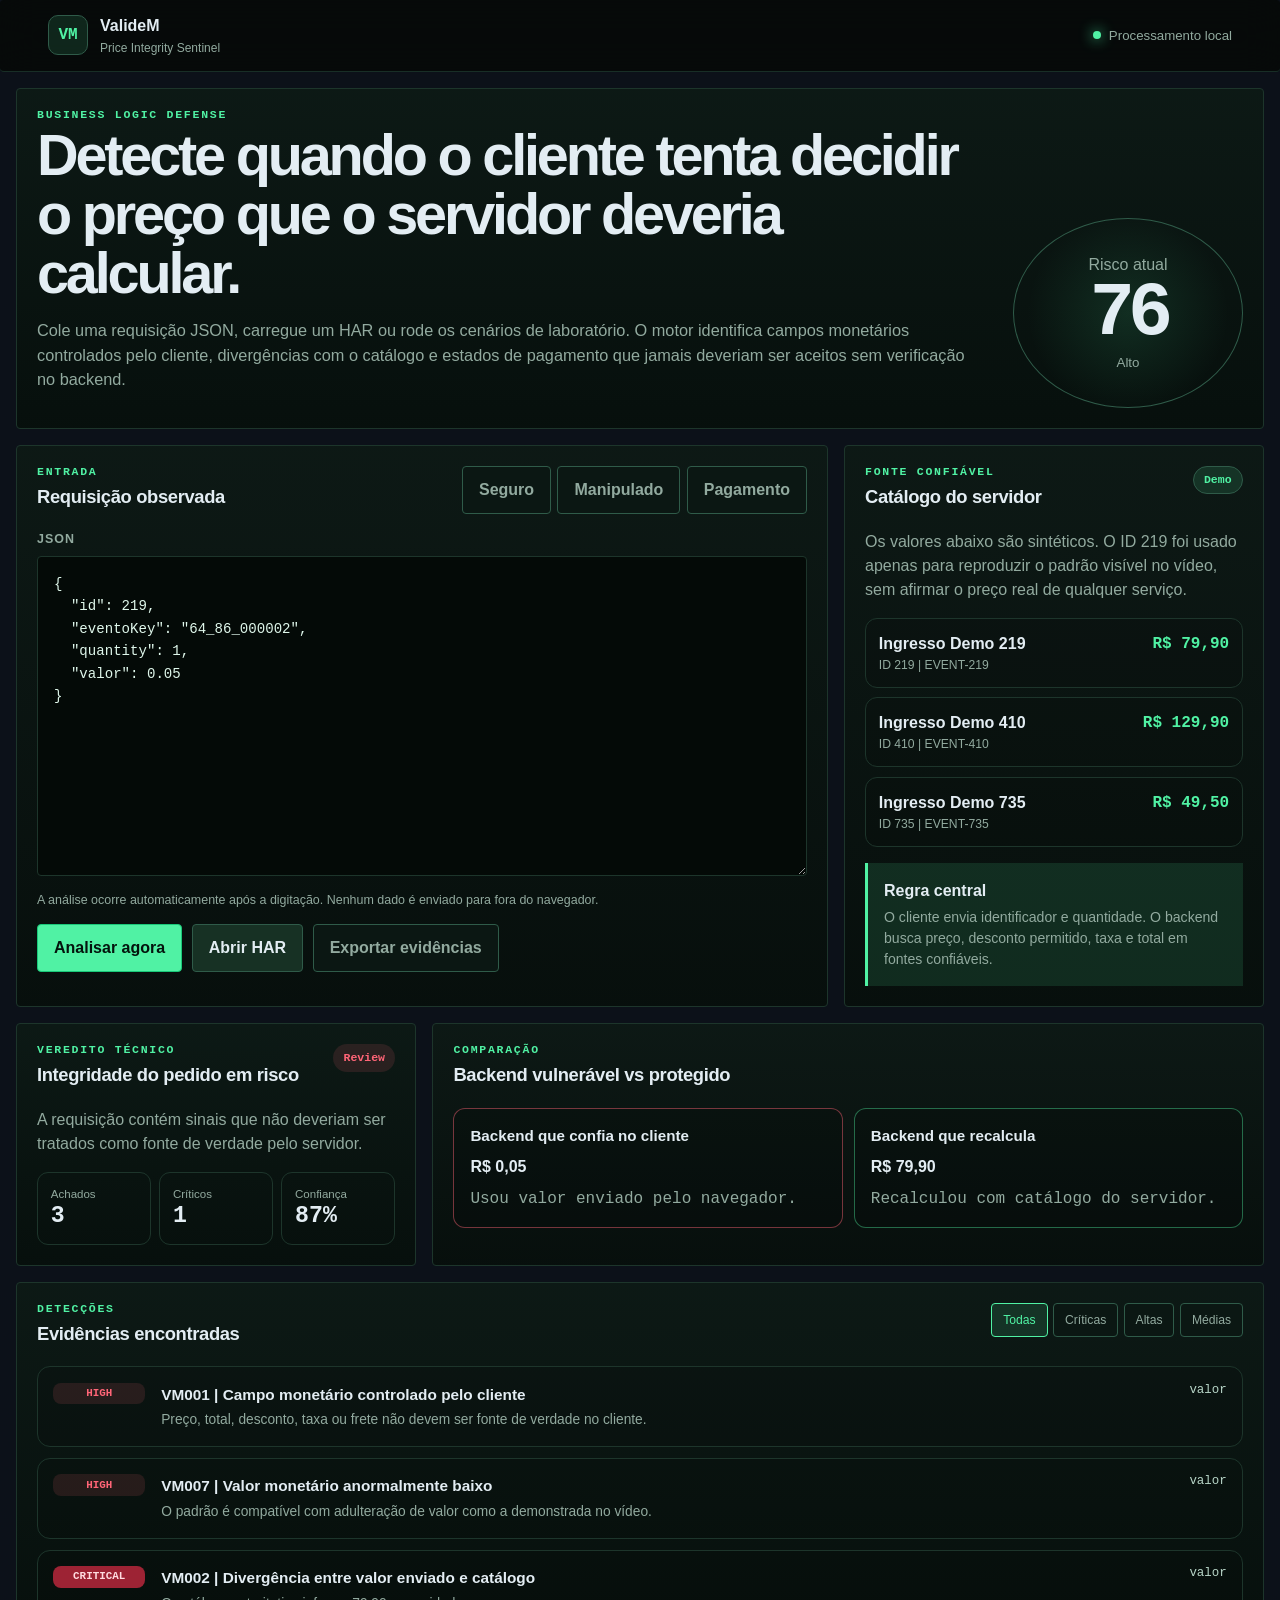
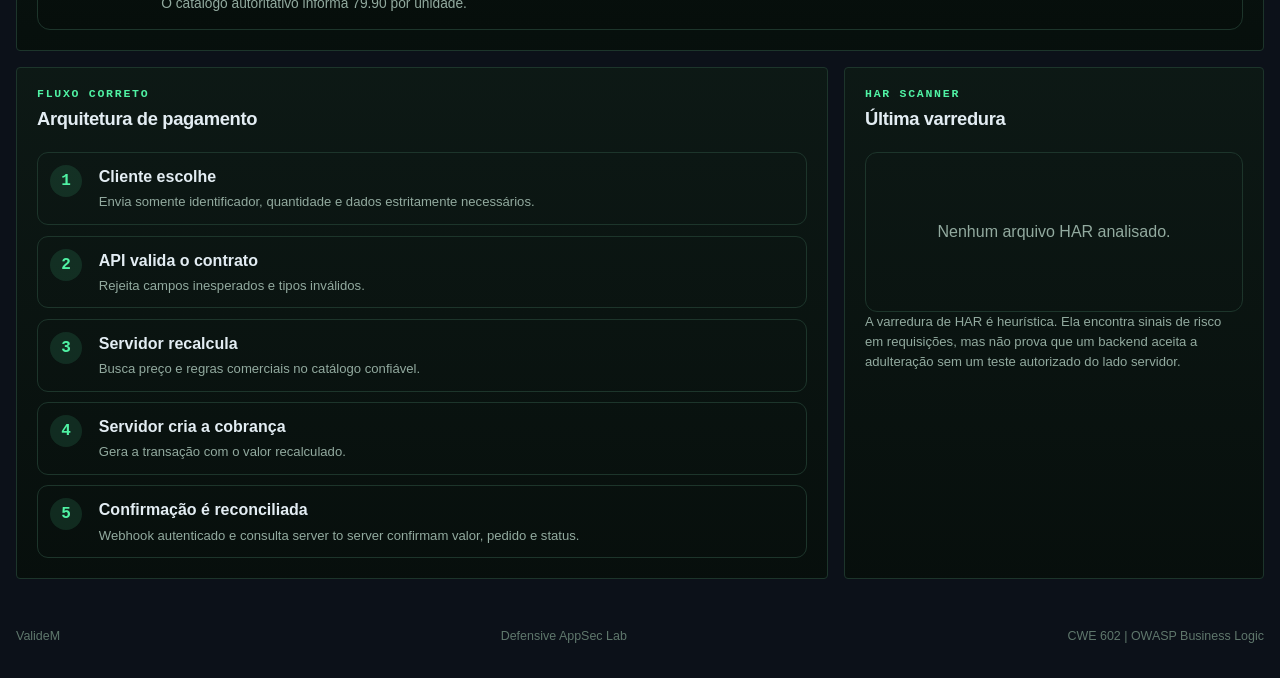
<file: index.html>
<!doctype html>
<html lang="pt-BR">
<head>
  <meta charset="utf-8">
  <meta http-equiv="Content-Security-Policy" content="default-src 'self'; script-src 'self'; style-src 'self'; font-src 'self'; img-src 'self' data: blob:; connect-src 'self'; worker-src 'self' blob:; media-src 'self' blob:; object-src 'none'; base-uri 'none'; form-action 'self'">
  <meta name="viewport" content="width=device-width, initial-scale=1">
  <meta name="description" content="ValideM identifica sinais de manipulação de preço e confiança indevida em dados enviados pelo cliente.">
  <meta name="theme-color" content="#07110f">
  <link rel="icon" href="assets/favicon.svg" type="image/svg+xml">
  <link rel="manifest" href="manifest.webmanifest">
  <link rel="stylesheet" href="assets/css/tokens.css">
  <link rel="stylesheet" href="assets/css/base.css">
  <link rel="stylesheet" href="assets/css/layout.css">
  <link rel="stylesheet" href="assets/css/components.css">
  <link rel="stylesheet" href="assets/css/responsive.css">
  <title>ValideM | Price Integrity Sentinel</title>
  <meta property="og:type" content="website">
  <meta property="og:title" content="ValideM | Price Integrity Sentinel">
  <meta property="og:description" content="Application-security lab for detecting client-controlled price manipulation and unsafe trust boundaries.">
  <meta name="twitter:card" content="summary">
  <meta name="twitter:title" content="ValideM | Price Integrity Sentinel">
  <meta name="twitter:description" content="Application-security lab for detecting client-controlled price manipulation and unsafe trust boundaries.">
  <link rel="stylesheet" href="security-shell.css">
  <meta name="referrer" content="strict-origin-when-cross-origin">
</head>
<body>
  <header class="topbar">
    <div class="brand">
      <span class="brand-mark" aria-hidden="true">VM</span>
      <div><strong>ValideM</strong><span>Price Integrity Sentinel</span></div>
    </div>
    <div class="topbar-status"><span class="status-dot" aria-hidden="true"></span><span>Processamento local</span></div>
  </header>
  <main class="shell">
    <section class="hero panel">
      <div>
        <p class="eyebrow">Business Logic Defense</p>
        <h1>Detecte quando o cliente tenta decidir o preço que o servidor deveria calcular.</h1>
        <p class="hero-copy">Cole uma requisição JSON, carregue um HAR ou rode os cenários de laboratório. O motor identifica campos monetários controlados pelo cliente, divergências com o catálogo e estados de pagamento que jamais deveriam ser aceitos sem verificação no backend.</p>
      </div>
      <div class="hero-score" aria-label="Resumo do último diagnóstico">
        <span>Risco atual</span><strong id="riskScore">0</strong><small id="riskLabel">Aguardando análise</small>
      </div>
    </section>

    <section class="grid two-columns">
      <article class="panel workspace">
        <div class="panel-head">
          <div><p class="eyebrow">Entrada</p><h2>Requisição observada</h2></div>
          <div class="actions compact">
            <button id="presetSafe" class="button ghost" type="button">Seguro</button>
            <button id="presetTampered" class="button ghost" type="button">Manipulado</button>
            <button id="presetPayment" class="button ghost" type="button">Pagamento</button>
          </div>
        </div>
        <label class="field-label" for="requestInput">JSON</label>
        <textarea id="requestInput" spellcheck="false" autocomplete="off" aria-describedby="requestHelp"></textarea>
        <div id="requestHelp" class="field-help">A análise ocorre automaticamente após a digitação. Nenhum dado é enviado para fora do navegador.</div>
        <div class="actions">
          <button id="analyzeButton" class="button primary" type="button">Analisar agora</button>
          <label class="button secondary file-button" for="harInput">Abrir HAR</label>
          <input id="harInput" class="visually-hidden" type="file" accept=".har,application/json">
          <button id="downloadButton" class="button ghost" type="button">Exportar evidências</button>
        </div>
      </article>

      <aside class="panel catalog-panel">
        <div class="panel-head">
          <div><p class="eyebrow">Fonte confiável</p><h2>Catálogo do servidor</h2></div><span class="chip">Demo</span>
        </div>
        <p class="muted">Os valores abaixo são sintéticos. O ID 219 foi usado apenas para reproduzir o padrão visível no vídeo, sem afirmar o preço real de qualquer serviço.</p>
        <div id="catalogList" class="catalog-list"></div>
        <div class="server-rule"><strong>Regra central</strong><p>O cliente envia identificador e quantidade. O backend busca preço, desconto permitido, taxa e total em fontes confiáveis.</p></div>
      </aside>
    </section>

    <section class="grid result-grid">
      <article class="panel verdict-card">
        <div class="panel-head">
          <div><p class="eyebrow">Veredito técnico</p><h2 id="verdictTitle">Sem análise</h2></div>
          <span id="verdictBadge" class="badge neutral">Idle</span>
        </div>
        <p id="verdictSummary" class="muted">Use um preset ou cole uma requisição.</p>
        <div class="metrics">
          <div><span>Achados</span><strong id="findingCount">0</strong></div>
          <div><span>Críticos</span><strong id="criticalCount">0</strong></div>
          <div><span>Confiança</span><strong id="confidenceValue">0%</strong></div>
        </div>
      </article>
      <article class="panel">
        <div class="panel-head"><div><p class="eyebrow">Comparação</p><h2>Backend vulnerável vs protegido</h2></div></div>
        <div id="simulationResult" class="simulation-grid"></div>
      </article>
    </section>

    <section class="panel">
      <div class="panel-head">
        <div><p class="eyebrow">Detecções</p><h2>Evidências encontradas</h2></div>
        <div class="filter-row" role="group" aria-label="Filtro de severidade">
          <button class="filter active" data-filter="all" type="button">Todas</button>
          <button class="filter" data-filter="critical" type="button">Críticas</button>
          <button class="filter" data-filter="high" type="button">Altas</button>
          <button class="filter" data-filter="medium" type="button">Médias</button>
        </div>
      </div>
      <div id="findings" class="findings" aria-live="polite"></div>
    </section>

    <section class="grid two-columns">
      <article class="panel">
        <div class="panel-head"><div><p class="eyebrow">Fluxo correto</p><h2>Arquitetura de pagamento</h2></div></div>
        <ol class="flow-list">
          <li><span>1</span><div><strong>Cliente escolhe</strong><p>Envia somente identificador, quantidade e dados estritamente necessários.</p></div></li>
          <li><span>2</span><div><strong>API valida o contrato</strong><p>Rejeita campos inesperados e tipos inválidos.</p></div></li>
          <li><span>3</span><div><strong>Servidor recalcula</strong><p>Busca preço e regras comerciais no catálogo confiável.</p></div></li>
          <li><span>4</span><div><strong>Servidor cria a cobrança</strong><p>Gera a transação com o valor recalculado.</p></div></li>
          <li><span>5</span><div><strong>Confirmação é reconciliada</strong><p>Webhook autenticado e consulta server to server confirmam valor, pedido e status.</p></div></li>
        </ol>
      </article>
      <article class="panel">
        <div class="panel-head"><div><p class="eyebrow">HAR Scanner</p><h2>Última varredura</h2></div></div>
        <div id="harSummary" class="har-summary empty">Nenhum arquivo HAR analisado.</div>
        <p class="muted footnote">A varredura de HAR é heurística. Ela encontra sinais de risco em requisições, mas não prova que um backend aceita a adulteração sem um teste autorizado do lado servidor.</p>
      </article>
    </section>
  </main>
  <footer class="footer"><span>ValideM</span><span>Defensive AppSec Lab</span><span>CWE 602 | OWASP Business Logic</span></footer>
  <script type="module" src="assets/js/app.js"></script>
</body>
</html>
</file>
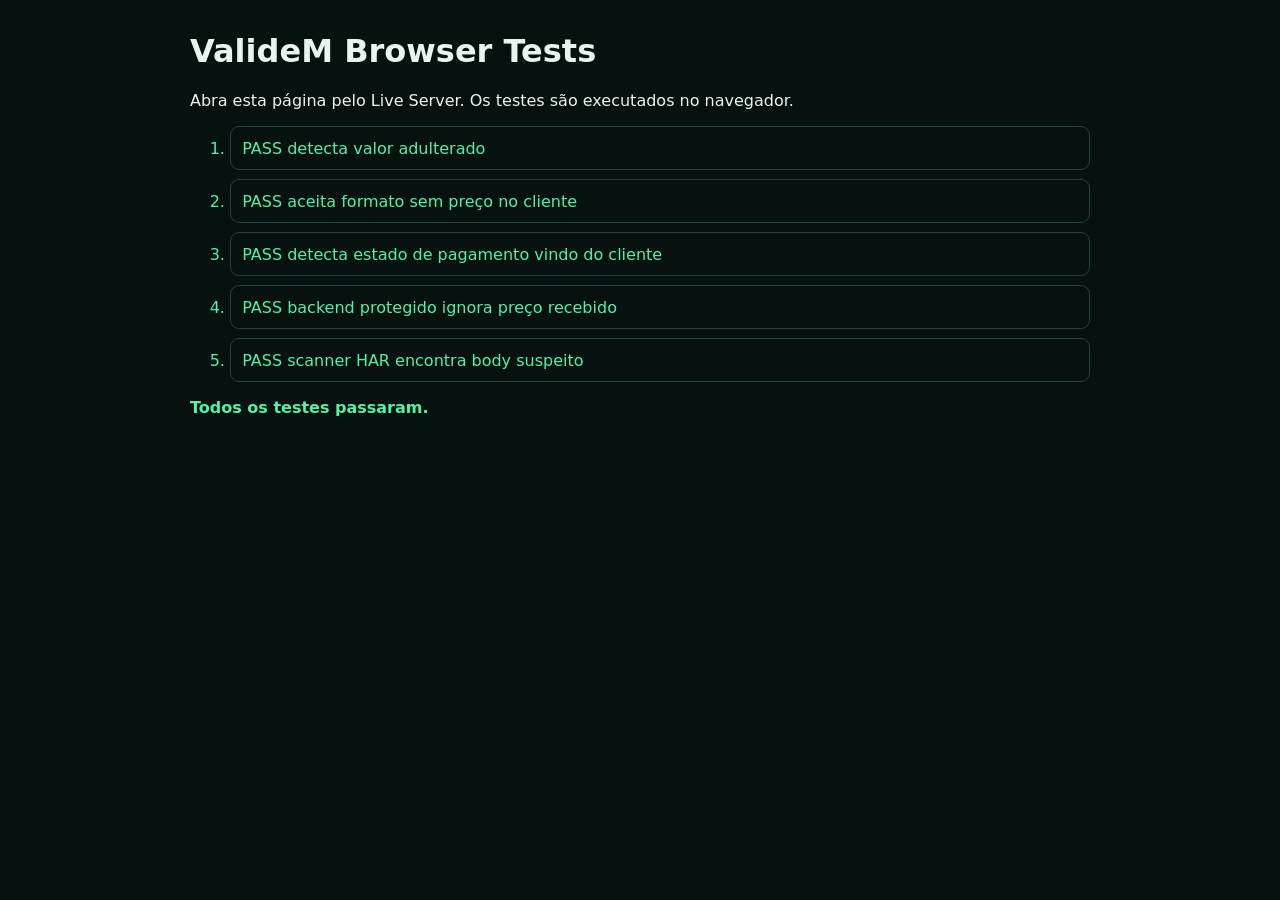
<file: tests/index.html>
<!doctype html>
<html lang="pt-BR">
<head>
  <meta charset="utf-8">
  <meta name="viewport" content="width=device-width, initial-scale=1">
  <title>ValideM Browser Tests</title>
  <style>
    body { margin: 2rem; background: #07110f; color: #e8f5ef; font: 16px system-ui; }
    main { max-width: 900px; margin: auto; }
    li { margin: .6rem 0; padding: .7rem; border: 1px solid #234437; border-radius: 9px; }
    .pass { color: #50f2a4; } .fail { color: #ff6577; }
    code { color: #a9cabb; }
  </style>
</head>
<body>
  <main>
    <h1>ValideM Browser Tests</h1>
    <p>Abra esta página pelo Live Server. Os testes são executados no navegador.</p>
    <ol id="results"></ol>
  </main>
  <script type="module" src="tests.js"></script>
</body>
</html>
</file>
<file: assets/css/tokens.css>
:root {
  color-scheme: dark;
  --bg: #050907;
  --surface: #09120f;
  --surface-2: #0d1915;
  --surface-3: #11211b;
  --line: #1d352b;
  --line-strong: #2f5b49;
  --text: #e8f5ef;
  --muted: #92aa9f;
  --accent: #50f2a4;
  --accent-strong: #19c879;
  --accent-soft: rgba(80, 242, 164, .12);
  --danger: #ff6577;
  --danger-soft: rgba(255, 101, 119, .12);
  --warning: #ffcc66;
  --warning-soft: rgba(255, 204, 102, .12);
  --info: #75bfff;
  --info-soft: rgba(117, 191, 255, .12);
  --shadow: 0 24px 70px rgba(0, 0, 0, .3);
  --radius: 18px;
  --radius-sm: 11px;
  --font-ui: Inter, ui-sans-serif, system-ui, -apple-system, BlinkMacSystemFont, "Segoe UI", sans-serif;
  --font-mono: "Cascadia Code", "SFMono-Regular", Consolas, "Liberation Mono", monospace;
}
</file>
<file: assets/css/base.css>
* { box-sizing: border-box; }
html { scroll-behavior: smooth; }
body {
  margin: 0;
  min-height: 100vh;
  background:
    radial-gradient(circle at 15% 0%, rgba(80, 242, 164, .08), transparent 30rem),
    radial-gradient(circle at 85% 10%, rgba(117, 191, 255, .05), transparent 26rem),
    var(--bg);
  color: var(--text);
  font-family: var(--font-ui);
  line-height: 1.55;
}
button, textarea, input { font: inherit; }
button { color: inherit; }
a { color: var(--accent); }
h1, h2, h3, p { margin-top: 0; }
h1 { margin-bottom: 1rem; font-size: clamp(2rem, 4.5vw, 4.4rem); line-height: 1.02; letter-spacing: -.055em; }
h2 { margin-bottom: .2rem; font-size: 1.15rem; letter-spacing: -.02em; }
strong { font-weight: 720; }
::selection { background: var(--accent); color: #03130c; }
::-webkit-scrollbar { width: 10px; height: 10px; }
::-webkit-scrollbar-thumb { background: #284437; border-radius: 20px; border: 2px solid var(--bg); }
.visually-hidden { position: absolute; width: 1px; height: 1px; padding: 0; margin: -1px; overflow: hidden; clip: rect(0,0,0,0); white-space: nowrap; border: 0; }
.muted { color: var(--muted); }
.footnote { font-size: .82rem; }
</file>
<file: assets/css/layout.css>
.topbar {
  position: sticky;
  top: 0;
  z-index: 20;
  display: flex;
  align-items: center;
  justify-content: space-between;
  min-height: 72px;
  padding: 0 clamp(1rem, 4vw, 3rem);
  border-bottom: 1px solid rgba(47, 91, 73, .45);
  background: rgba(5, 9, 7, .82);
  backdrop-filter: blur(18px);
}
.brand { display: flex; align-items: center; gap: .75rem; }
.brand-mark { display: grid; place-items: center; width: 40px; height: 40px; border: 1px solid var(--line-strong); border-radius: 10px; background: var(--accent-soft); color: var(--accent); font-family: var(--font-mono); font-weight: 800; }
.brand div { display: grid; gap: .05rem; }
.brand div span { color: var(--muted); font-size: .75rem; }
.topbar-status { display: flex; align-items: center; gap: .5rem; color: var(--muted); font-size: .83rem; }
.status-dot { width: 8px; height: 8px; border-radius: 50%; background: var(--accent); box-shadow: 0 0 14px var(--accent); }
.shell { width: min(1440px, calc(100% - 2rem)); margin: 1rem auto 3rem; display: grid; gap: 1rem; }
.panel { border: 1px solid var(--line); border-radius: var(--radius); background: linear-gradient(180deg, rgba(13, 25, 21, .96), rgba(7, 15, 12, .96)); box-shadow: var(--shadow); }
.hero { display: grid; grid-template-columns: minmax(0, 1fr) 230px; gap: 2rem; align-items: end; padding: clamp(1.3rem, 4vw, 3.8rem); overflow: hidden; }
.hero-copy { max-width: 70rem; color: var(--muted); font-size: 1.02rem; }
.hero-score { min-height: 190px; display: grid; align-content: center; justify-items: center; border: 1px solid var(--line-strong); border-radius: 50%; background: radial-gradient(circle, var(--accent-soft), transparent 68%); }
.hero-score span, .hero-score small { color: var(--muted); }
.hero-score strong { font-family: var(--font-mono); font-size: 4.7rem; line-height: 1; letter-spacing: -.09em; }
.grid { display: grid; gap: 1rem; }
.two-columns { grid-template-columns: minmax(0, 1.45fr) minmax(320px, .75fr); }
.result-grid { grid-template-columns: minmax(300px, .65fr) minmax(0, 1.35fr); }
.workspace, .catalog-panel, .verdict-card, .grid > .panel, section.panel { padding: 1.25rem; }
.panel-head { display: flex; align-items: flex-start; justify-content: space-between; gap: 1rem; margin-bottom: 1rem; }
.footer { width: min(1440px, calc(100% - 2rem)); margin: 0 auto 2rem; display: flex; justify-content: space-between; gap: 1rem; color: #5f776c; font-size: .78rem; }
</file>
<file: assets/css/components.css>
.eyebrow { margin-bottom: .35rem; color: var(--accent); font: 700 .72rem/1 var(--font-mono); letter-spacing: .15em; text-transform: uppercase; }
.actions { display: flex; flex-wrap: wrap; gap: .6rem; margin-top: .9rem; }
.actions.compact { margin-top: 0; gap: .4rem; }
.button, .filter { border: 1px solid var(--line-strong); border-radius: 10px; background: #0b1713; cursor: pointer; transition: transform .15s ease, border-color .15s ease, background .15s ease; }
.button { padding: .7rem 1rem; font-weight: 700; }
.button:hover, .filter:hover { transform: translateY(-1px); border-color: var(--accent); }
.button.primary { border-color: var(--accent-strong); background: var(--accent); color: #04140d; }
.button.secondary { background: #173124; }
.button.ghost { color: var(--muted); }
.file-button { display: inline-flex; align-items: center; }
.field-label { display: block; margin-bottom: .4rem; color: var(--muted); font-size: .78rem; font-weight: 700; text-transform: uppercase; letter-spacing: .08em; }
#requestInput { width: 100%; min-height: 320px; resize: vertical; border: 1px solid var(--line); border-radius: 13px; outline: none; padding: 1rem; background: #040a07; color: #dff7eb; font: 500 .88rem/1.6 var(--font-mono); tab-size: 2; }
#requestInput:focus { border-color: var(--accent-strong); box-shadow: 0 0 0 3px var(--accent-soft); }
.field-help { margin-top: .5rem; color: var(--muted); font-size: .78rem; }
.chip, .badge { display: inline-flex; align-items: center; min-height: 28px; padding: .2rem .65rem; border-radius: 999px; font: 700 .72rem/1 var(--font-mono); }
.chip { border: 1px solid var(--line-strong); color: var(--accent); background: var(--accent-soft); }
.badge.neutral { background: rgba(146, 170, 159, .12); color: var(--muted); }
.badge.safe { background: var(--accent-soft); color: var(--accent); }
.badge.danger { background: var(--danger-soft); color: var(--danger); }
.catalog-list { display: grid; gap: .6rem; }
.catalog-item { display: grid; grid-template-columns: 1fr auto; gap: .8rem; padding: .8rem; border: 1px solid var(--line); border-radius: 12px; background: rgba(0,0,0,.12); }
.catalog-item span { display: block; color: var(--muted); font-size: .76rem; }
.catalog-item strong:last-child { color: var(--accent); font-family: var(--font-mono); }
.server-rule { margin-top: 1rem; padding: 1rem; border-left: 3px solid var(--accent); background: var(--accent-soft); }
.server-rule p { margin: .25rem 0 0; color: var(--muted); font-size: .88rem; }
.metrics { display: grid; grid-template-columns: repeat(3, 1fr); gap: .5rem; margin-top: 1rem; }
.metrics div { padding: .8rem; border: 1px solid var(--line); border-radius: 11px; }
.metrics span { display: block; color: var(--muted); font-size: .72rem; }
.metrics strong { font: 800 1.45rem/1.2 var(--font-mono); }
.simulation-grid { display: grid; grid-template-columns: repeat(2, minmax(0, 1fr)); gap: .7rem; }
.sim-card { padding: 1rem; border: 1px solid var(--line); border-radius: 12px; background: rgba(0,0,0,.12); }
.sim-card.vulnerable { border-color: rgba(255, 101, 119, .45); }
.sim-card.protected { border-color: rgba(80, 242, 164, .4); }
.sim-card h3 { margin-bottom: .45rem; font-size: .95rem; }
.sim-card code { display: block; margin-top: .5rem; color: var(--muted); font-family: var(--font-mono); word-break: break-word; }
.findings { display: grid; gap: .7rem; }
.finding { display: grid; grid-template-columns: 92px minmax(0, 1fr) auto; gap: 1rem; align-items: start; padding: .95rem; border: 1px solid var(--line); border-radius: 13px; background: rgba(0,0,0,.12); }
.severity { text-align: center; padding: .34rem .45rem; border-radius: 8px; font: 800 .68rem/1 var(--font-mono); text-transform: uppercase; }
.severity.critical { color: #ffdbe0; background: #9d2334; }
.severity.high { color: var(--danger); background: var(--danger-soft); }
.severity.medium { color: var(--warning); background: var(--warning-soft); }
.severity.low { color: var(--info); background: var(--info-soft); }
.finding h3 { margin-bottom: .28rem; font-size: .96rem; }
.finding p { margin-bottom: 0; color: var(--muted); font-size: .86rem; }
.finding code { color: #b8d6c8; font: .78rem var(--font-mono); }
.empty-state { padding: 2rem; border: 1px dashed var(--line-strong); border-radius: 13px; color: var(--muted); text-align: center; }
.filter-row { display: flex; flex-wrap: wrap; gap: .35rem; }
.filter { padding: .45rem .68rem; color: var(--muted); font-size: .76rem; }
.filter.active { border-color: var(--accent); background: var(--accent-soft); color: var(--accent); }
.flow-list { list-style: none; padding: 0; margin: 0; display: grid; gap: .65rem; }
.flow-list li { display: grid; grid-template-columns: 36px 1fr; gap: .8rem; padding: .75rem; border: 1px solid var(--line); border-radius: 11px; }
.flow-list li > span { display: grid; place-items: center; width: 32px; height: 32px; border-radius: 50%; background: var(--accent-soft); color: var(--accent); font-family: var(--font-mono); font-weight: 800; }
.flow-list p { margin: .2rem 0 0; color: var(--muted); font-size: .82rem; }
.har-summary { min-height: 160px; display: grid; align-content: center; gap: .5rem; padding: 1rem; border: 1px solid var(--line); border-radius: 12px; }
.har-summary.empty { color: var(--muted); text-align: center; }
.har-stat-grid { display: grid; grid-template-columns: repeat(3, 1fr); gap: .5rem; }
.har-stat-grid div { padding: .8rem; border-radius: 10px; background: rgba(0,0,0,.15); }
.har-stat-grid span { display: block; color: var(--muted); font-size: .72rem; }
.har-stat-grid strong { font: 800 1.35rem var(--font-mono); }
</file>
<file: assets/css/responsive.css>
@media (max-width: 980px) {
  .hero, .two-columns, .result-grid { grid-template-columns: 1fr; }
  .hero-score { width: 180px; min-height: 180px; justify-self: start; }
}
@media (max-width: 680px) {
  .topbar { min-height: 62px; padding: 0 .8rem; }
  .topbar-status span:last-child { display: none; }
  .shell { width: min(100% - 1rem, 1440px); margin-top: .5rem; }
  .hero, .workspace, .catalog-panel, .verdict-card, .grid > .panel, section.panel { padding: 1rem; }
  .panel-head { display: grid; }
  .metrics, .simulation-grid, .har-stat-grid { grid-template-columns: 1fr; }
  .finding { grid-template-columns: 1fr; }
  .severity { width: max-content; }
  .footer { width: calc(100% - 1rem); flex-direction: column; }
}
@media (prefers-reduced-motion: reduce) {
  *, *::before, *::after { scroll-behavior: auto !important; transition: none !important; }
}
</file>
<file: security-shell.css>
/* Security portfolio design system: restrained, readable, keyboard-first.
   Styling alone is not a security boundary. Keep app behavior intact. */
:root {
  --portfolio-bg: #0c1119;
  --portfolio-panel: #151e29;
  --portfolio-border: #344454;
  --portfolio-ink: #e3edf3;
  --portfolio-muted: #a8bac8;
  --portfolio-action: #67d4b2;
  color-scheme: dark;
}
html {scroll-behavior: auto !important}
body {
  background: var(--portfolio-bg) !important;
  color: var(--portfolio-ink);
  font-family: ui-monospace, "Cascadia Code", "Consolas", "Segoe UI", sans-serif !important;
  line-height: 1.5;
}
:where(.noise, .grid-noise, .scanline, .boot-orbit, .world-grid) {
  opacity: 0 !important;
  pointer-events: none !important;
}
:where(.panel, .card, .tile, .mini-card, .hero, .sidebar, .topbar, .button, button, input, select, textarea) {
  border-radius: 4px !important;
  box-shadow: none !important;
  text-shadow: none !important;
}
:where(button, input, select, textarea) {font: inherit}
:where(button, a, [role="button"], input, select, textarea):focus-visible {
  outline: 3px solid var(--portfolio-action) !important;
  outline-offset: 3px;
}
:where(a) {text-underline-offset: .18em}
:where(p, small, .muted, .subtitle, .hint) {overflow-wrap: anywhere}
:where(.glass, .glassmorphism, .hologram) {
  backdrop-filter: none !important;
  -webkit-backdrop-filter: none !important;
}
@media (prefers-reduced-motion: reduce) {
  *, *::before, *::after {
    animation-duration: .01ms !important;
    transition-duration: .01ms !important;
    scroll-behavior: auto !important;
  }
}
</file>
